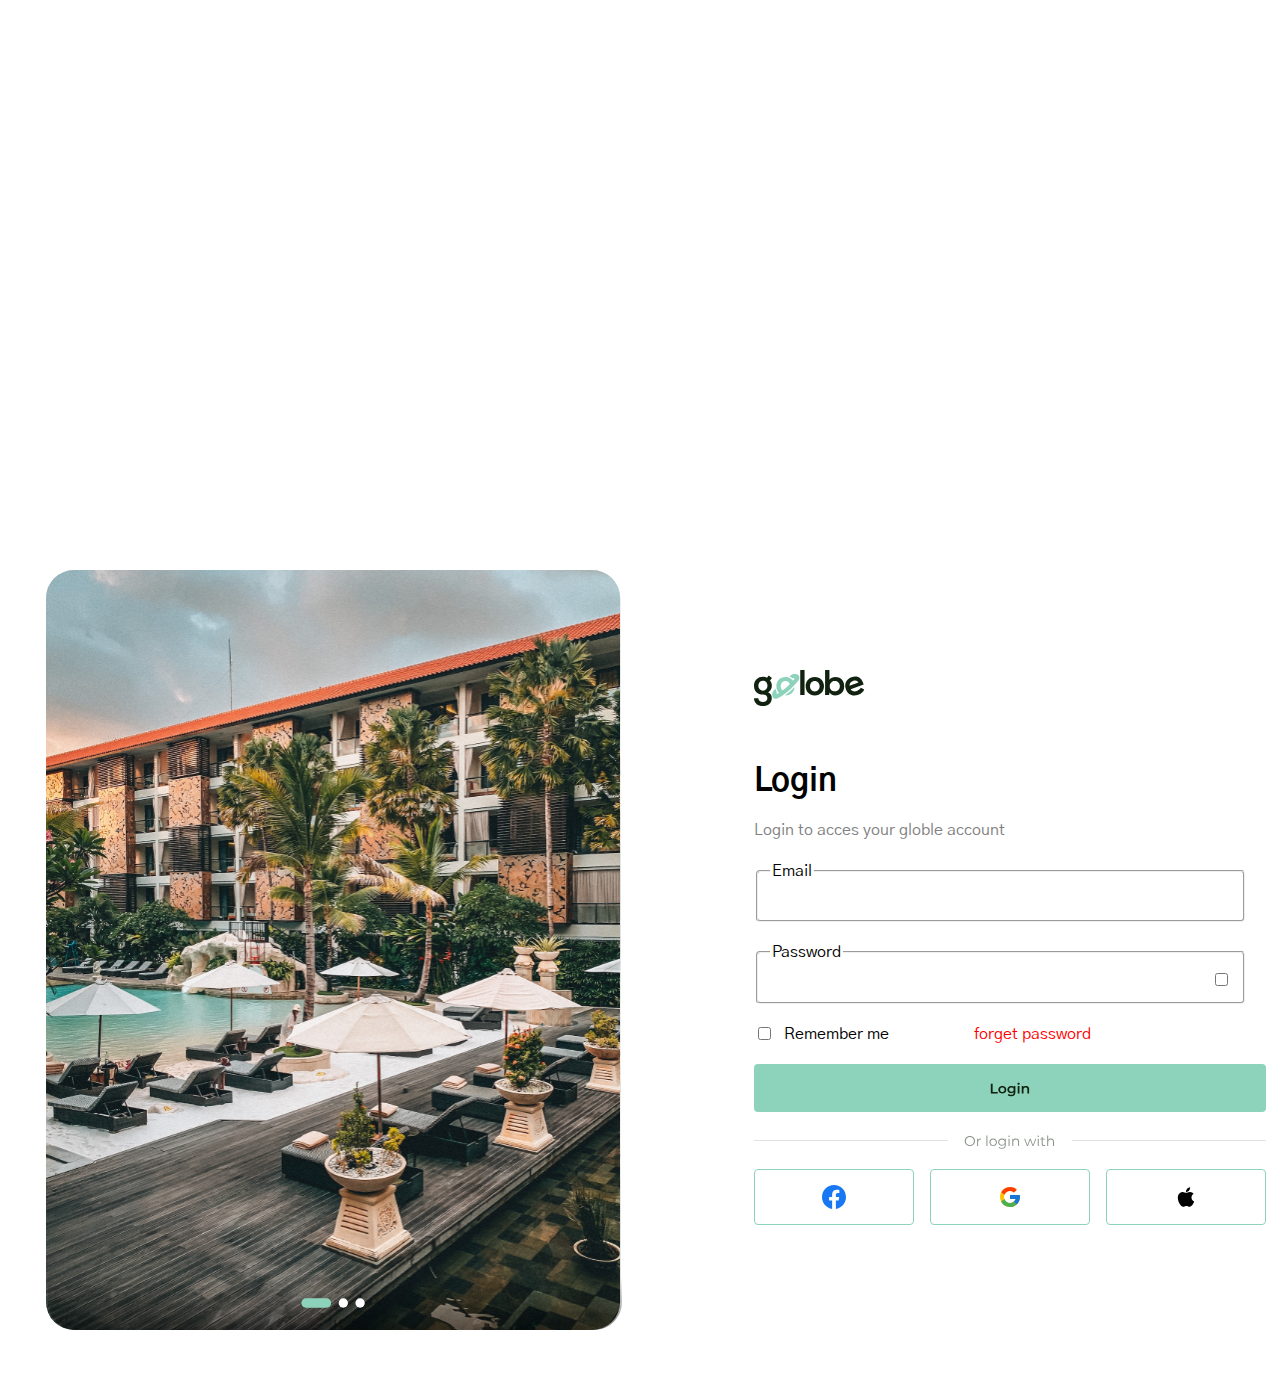
<file: login.html>
<!DOCTYPE html>
<html lang="en">
<head>
    <meta charset="UTF-8">
    <meta name="viewport" content="width=device-width, initial-scale=1.0">
    <title>Login</title>
    <link href="login.css" rel="stylesheet">
    <link rel="preconnect" href="https://fonts.googleapis.com">
    <link rel="preconnect" href="https://fonts.gstatic.com" crossorigin>
    <link href="https://fonts.googleapis.com/css2?family=Gothic+A1&display=swap" rel="stylesheet">
</head>
<body>
    
   <div class="website">
    <div class="part2"> 
        <img src="login/Group 4.svg" id="img1">
        <img src="login/Group 5.svg" id="img1">
    </div>

    <div class="part1">
        <div class="box"> 
            <img src="login/Logo.svg">
        </div>
        <div class="part1-container">
            <div class="box1"> 
                <div class="title">Login</div>
                <div class="subtitle">Login to acces your globle account</div>
            </div>
            <div class="box2">
                <fieldset class="fieldset"> 
                    <legend>Email</legend>
                    <input type="Email" class="input">
                </fieldset> 
    
                <fieldset class="fieldset2"> 
                    <legend>Password</legend>
                    <input type="password" class="input" id="password">
                    <input type="checkbox" id="checkbox">
                </fieldset> 
    
                <div class="box3"> 
                  <div class="minibox1">
                    <input type="checkbox">
                    <div>Remember me</div>
                  </div>
                  <div class="forget">forget password</div>
                </div>
            </div>
    
            <div class="box4"> 
                <img src="login/Button.svg">
            </div>
            <div class="or"> 
                <img src="login/Frame 262.svg">
            </div>
            <div class="footer"> 
                <img src="login/Frame 228.svg">
            </div>
        </div>
   </div>
   


<script src="login.js"></script>
</body>
</html>
</file>
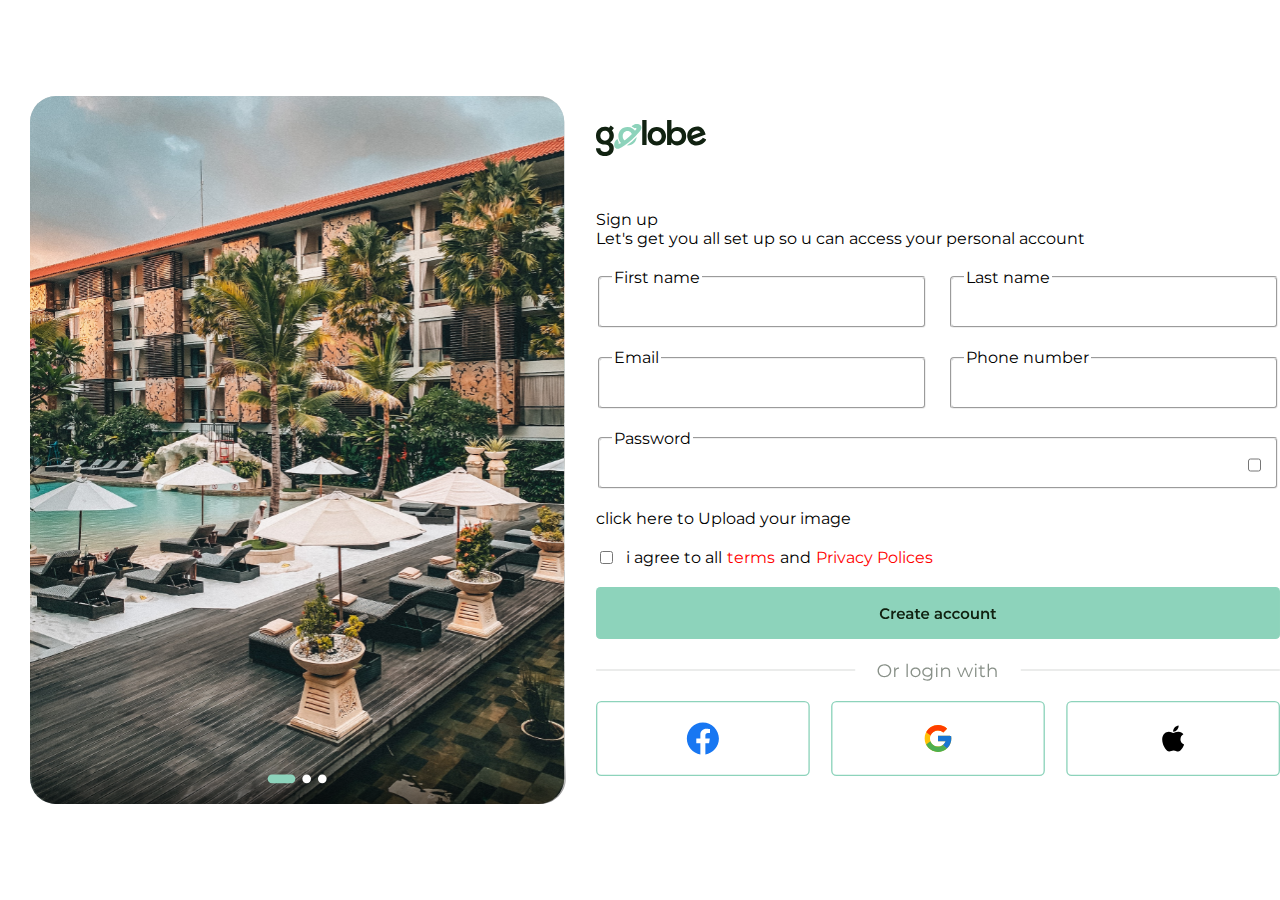
<file: signup.html>
<!DOCTYPE html>
<html lang="en">
<head>
    <meta charset="UTF-8">
    <meta name="viewport" content="width=device-width, initial-scale=1.0">
    <title>SignUp</title>
    <link href="signup.css" rel="stylesheet">
    <link rel="preconnect" href="https://fonts.googleapis.com">
    <link rel="preconnect" href="https://fonts.gstatic.com" crossorigin>
    <link href="https://fonts.googleapis.com/css2?family=Montserrat:ital,wght@0,100..900;1,100..900&display=swap" rel="stylesheet">
</head>
<body>
    <div class="website"> 
        <div class="part2"> 
            <img src="login/Group 4.svg" id="img1">
            <img src="login/Group 5.svg" id="img1">
        </div>

        <div class="part1" id="form">
            <div class="box"> 
                <img src="login/Logo.svg">
            </div>
            <div class="part1-container">
                <div class="box1"> 
                    <div class="title">Sign up</div>
                    <div class="subtitle">Let's get you all set up so u can access your personal account</div>
                </div>
                <div class="box2">
                    <fieldset class="fieldset"> 
                        <legend>First name</legend>
                        <input type="text" class="input" id="firstName">
                    </fieldset> 
    
                    <fieldset class="fieldset2"> 
                        <legend>Last name</legend>
                        <input type="text" class="input" id="lastName">
                    </fieldset> 
                </div>

                <div class="box3">
                    <fieldset class="fieldset"> 
                        <legend>Email</legend>
                        <input type="email" class="input" id="email">
                    </fieldset> 
    
                    <fieldset class="fieldset2"> 
                        <legend>Phone number</legend>
                        <input type="number" class="input" id="phoneNumber">
                    </fieldset> 
                </div> 

                <div class="box5"> 
                    <fieldset class="fieldset3"> 
                        <legend>Password</legend>
                        <input type="password" class="input" id="password">
                        <input type="checkbox" id="checkbox">
                    </fieldset>  
                    <label for="get-image">click here to Upload your image</label>
                    <input type="file" accept="image/jpg, image/png, image/jpeg, image/svg" id="get-image">
                    <div class="box6">
                        <input type="checkbox">
                        <div class="minibox">
                            <div>i agree to all</div>
                            <a class="red">terms</a>
                            <div>and</div>
                            <a class="red">Privacy Polices</a>
                        </div>
                    </div>
                </div>
    
                <div class="box4"> 
                    <img src="login/signup.svg" id="submit">
                </div>
                <div class="or"> 
                    <img src="login/Frame 262.svg">
                </div>
                <div class="footer"> 
                    <img src="login/Frame 228.svg">
                </div>
            </div>
        </div>

    </div>
    <script src="signup.js"></script>
</body>
</html>
</file>
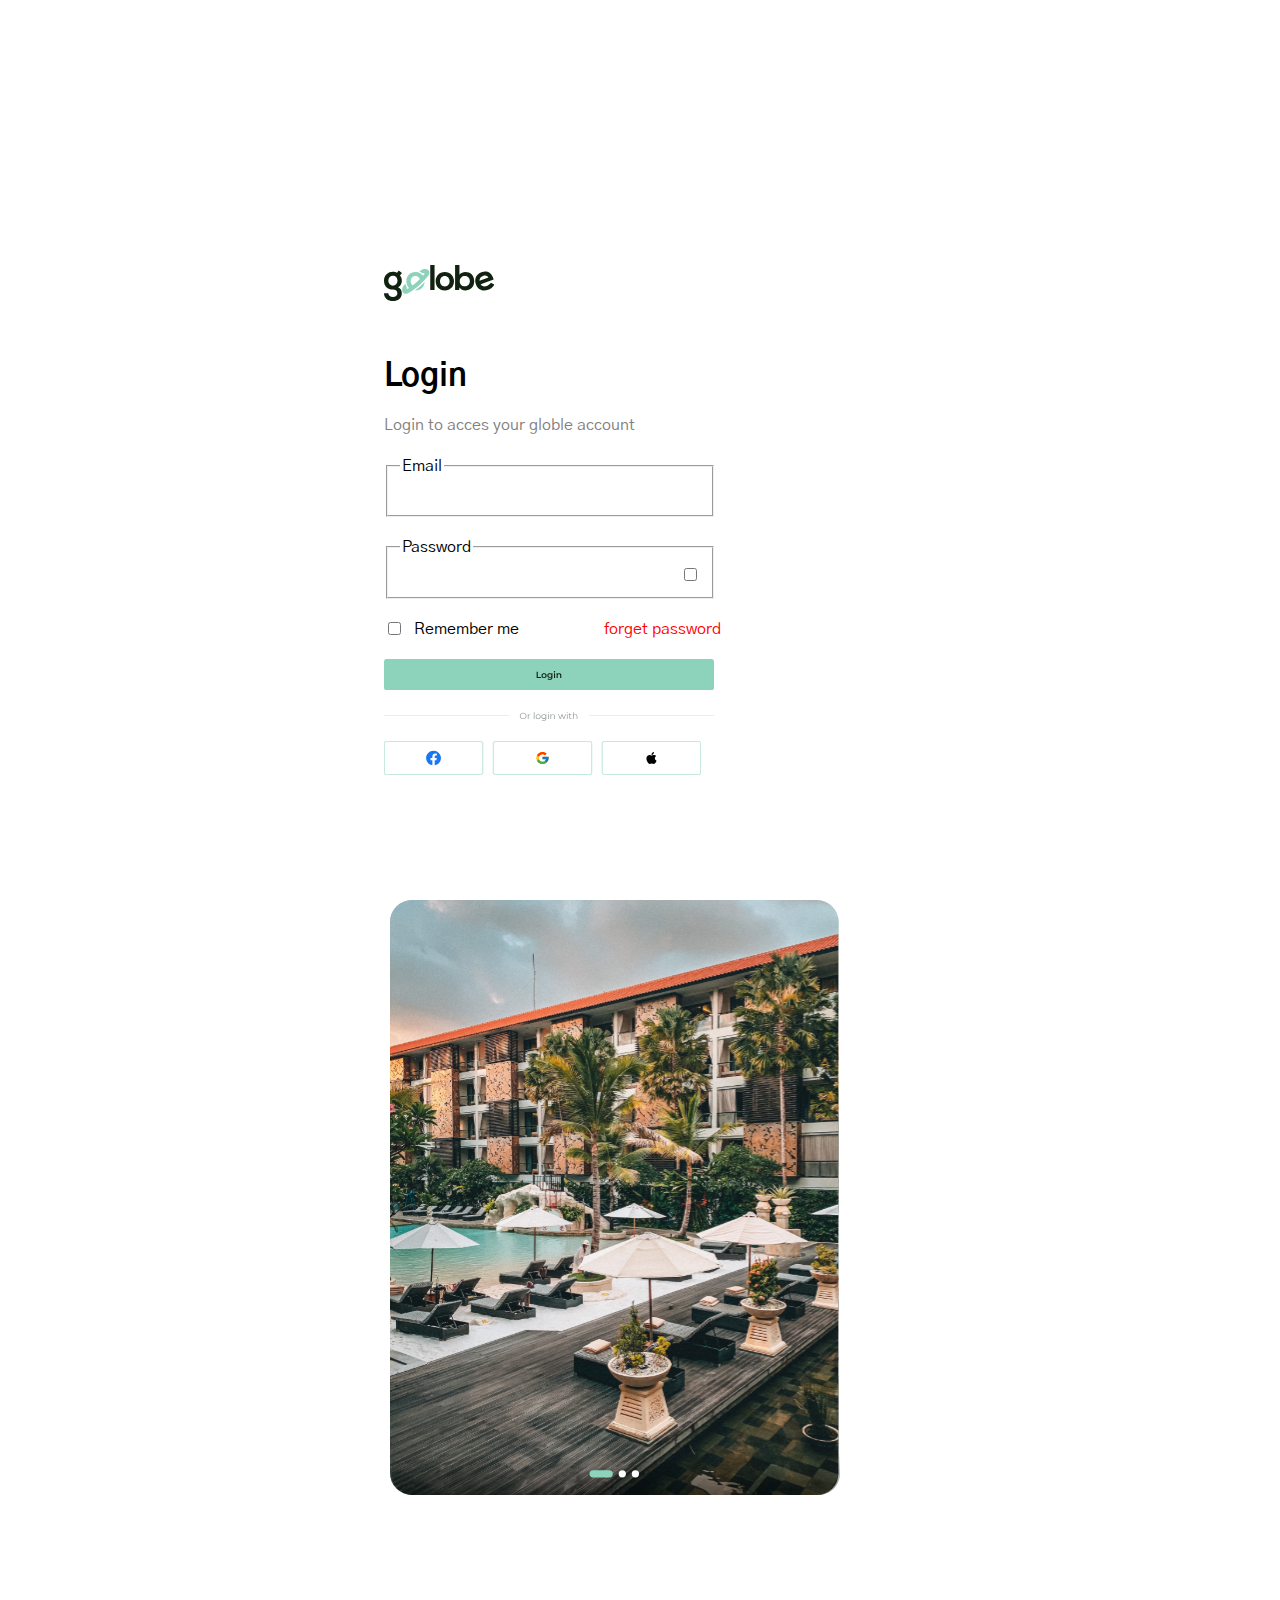
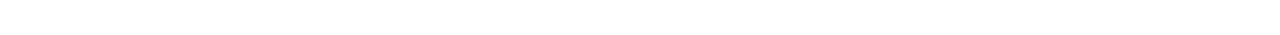
<file: docs/login.html>
<!DOCTYPE html>
<html lang="en">
<head>
    <meta charset="UTF-8">
    <meta name="viewport" content="width=device-width, initial-scale=1.0">
    <title>Login</title>
    <link href="login.css" rel="stylesheet">
    <link rel="preconnect" href="https://fonts.googleapis.com">
<link rel="preconnect" href="https://fonts.gstatic.com" crossorigin>
<link href="https://fonts.googleapis.com/css2?family=Gothic+A1&display=swap" rel="stylesheet">
</head>
<body>
    
   <div class="website">
    <div class="part1">
        <div class="box"> 
            <img src="/login/Logo.svg">
        </div>
        <div class="part1-container">
            <div class="box1"> 
                <div class="title">Login</div>
                <div class="subtitle">Login to acces your globle account</div>
            </div>
            <div class="box2">
                <fieldset class="fieldset"> 
                    <legend>Email</legend>
                    <input type="Email" class="input">
                </fieldset> 

                <fieldset class="fieldset2"> 
                    <legend>Password</legend>
                    <input type="password" class="input" id="password">
                    <input type="checkbox" id="checkbox">
                </fieldset> 

                <div class="box3"> 
                  <div class="minibox1">
                    <input type="checkbox">
                    <div>Remember me</div>
                  </div>
                  <div class="forget">forget password</div>
                </div>
            </div>

            <div class="box4"> 
                <img src="/login/Button.svg">
            </div>
            <div class="or"> 
                <img src="/login/Frame 262.svg">
            </div>
            <div class="footer"> 
                <img src="/login/Frame 228.svg">
            </div>
        </div>
    </div>
    <div class="part2"> 
        <img src="/login/Group 4.svg" id="img1">
        <img src="/login/Group 5.svg" id="img1">
    </div>
   </div>

<script src="login.js"></script>
</body>
</html>
</file>
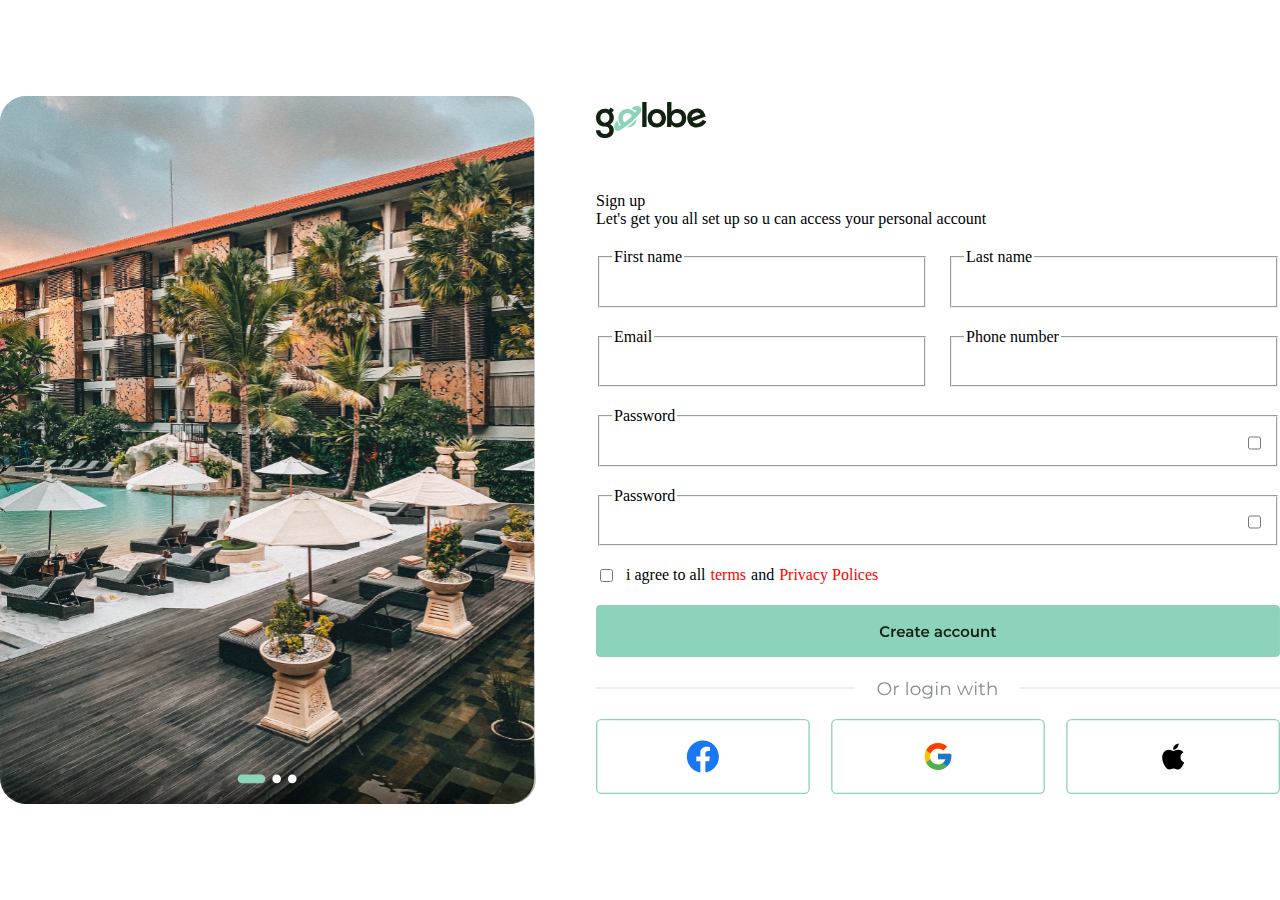
<file: docs/signup.html>
<!DOCTYPE html>
<html lang="en">
<head>
    <meta charset="UTF-8">
    <meta name="viewport" content="width=device-width, initial-scale=1.0">
    <title>SignUp</title>
    <link href="signup.css" rel="stylesheet">
</head>
<body>
    <div class="website"> 
        <div class="part2"> 
            <img src="/login/Group 4.svg" id="img1">
            <img src="/login/Group 5.svg" id="img1">
        </div>

        <div class="part1">
            <div class="box"> 
                <img src="/login/Logo.svg">
            </div>
            <div class="part1-container">
                <div class="box1"> 
                    <div class="title">Sign up</div>
                    <div class="subtitle">Let's get you all set up so u can access your personal account</div>
                </div>
                <div class="box2">
                    <fieldset class="fieldset"> 
                        <legend>First name</legend>
                        <input type="text" class="input">
                    </fieldset> 
    
                    <fieldset class="fieldset2"> 
                        <legend>Last name</legend>
                        <input type="text" class="input">
                    </fieldset> 
                </div>

                <div class="box3">
                    <fieldset class="fieldset"> 
                        <legend>Email</legend>
                        <input type="email" class="input">
                    </fieldset> 
    
                    <fieldset class="fieldset2"> 
                        <legend>Phone number</legend>
                        <input type="number" class="input">
                    </fieldset> 
                </div> 

                <div class="box5"> 
                    <fieldset class="fieldset3"> 
                        <legend>Password</legend>
                        <input type="password" class="input" id="password">
                        <input type="checkbox" id="checkbox">
                    </fieldset>  
                    <fieldset class="fieldset3"> 
                        <legend>Password</legend>
                        <input type="password" class="input" id="password">
                        <input type="checkbox" id="checkbox">
                    </fieldset>  
                    <div class="box6">
                        <input type="checkbox">
                        <div class="minibox">
                            <div>i agree to all</div>
                            <a class="red">terms</a>
                            <div>and</div>
                            <a class="red">Privacy Polices</a>
                        </div>
                    </div>
                </div>
    
                <div class="box4"> 
                    <img src="/login/signup.svg">
                </div>
                <div class="or"> 
                    <img src="/login/Frame 262.svg">
                </div>
                <div class="footer"> 
                    <img src="/login/Frame 228.svg">
                </div>
            </div>
        </div>

    </div>
    <script src="signup.js"></script>
</body>
</html>
</file>
<file: login.css>
html,body,.website{ 
    height: 100%;
    padding: 0;
    margin: 0;
}
.website{ 
    display: flex; 
    justify-content: center;
    align-items: center;
    gap: 100px;
    font-family: "Gothic A1", sans-serif;
    padding-top: 500px;
   
}
.title{ 
    font-size: xx-large;
    font-weight: bold;
    font-family: "Gothic A1", sans-serif;
}
.subtitle{ 
font-family: Montserrat;
font-size: 16px;
font-weight: 400;
line-height: 19.5px;
color: gray;
font-family: "Gothic A1", sans-serif;

}
.box1{ 
    display: flex;
    flex-direction: column;
    align-items: start;
    justify-content: start;
    gap: 20px;
    width: 100%;
}
.part1{ 
    display: flex;
    flex-direction: column;
    gap: 50px;
    width: auto;
    height: auto;
    max-width: 50%;
    max-height: 90%;
    
}
.input{ 
    border: none;
    outline: none;
    width: 100%;
    font-size: larger;
}
.fieldset{ 
    width: 90%;
    border-radius: 4px
    
}
legend{ 
    font-size: medium;
}
.box2{ 
    display: flex;
    flex-direction: column;
    align-items: start;
    justify-content: start;
    gap: 20px;
    width: 100%;
}
.part1-container{ 
    display: flex;
    flex-direction: column;
    gap: 20px;
    width: 100%;
}
.fieldset2{ 
    width: 90%;
    display: flex;
    align-items: center;
    border-radius: 4px;
}
.box3{ 
    display: flex;
    align-items: center;
    gap: 85px;
    width: 100%;
}
.minibox1{ 
    display: flex;
    align-items: center;
    justify-content: center;
    gap: 10px;
    font-family: "Gothic A1", sans-serif;
}
.forget{
     color: red;
     font-family: "Gothic A1", sans-serif;
}
.box4{ 
    display: flex;
    align-items: center; 
    justify-content: start;
    width: 100%;
}
.box4 img{ 
    cursor: pointer;
   width: 100%;
}
.or{ 
    display: flex;
    align-items: center;
    justify-content: start;
    width: 100%;
}
.or img{ 
    width: 100%;
}
.footer{ 
width: 100%;
}
.footer img{ 
    width: 100%;
} 
.part2 img{ 
    width: auto;
    height: auto;
    max-width: 90%;
    max-height: 90%;
}
.part2{ 
    display: flex;
    align-items: center;
    justify-content: center;
    width: 50%;
}
@media screen and (max-width:768px) {
    .website{
        flex-direction: column;
    }
    .part1-container{ 
        width: 100%;
    }
}

@media screen and (max-width:580px) {

    .box3{ 
        flex-direction: column;
        justify-content: center;
        gap: 0px;
    }
}
</file>
<file: signup.css>
html,body,.website{ 
    height: 100%;
    padding: 0;
    margin: 0;
}

.website{ 
    display: flex;
    align-items: center;
    justify-content: center;
    font-family: "Montserrat", sans-serif;
}


.part2 img{ 
    width: auto;
    height: auto;
    max-width: 90%;
    max-height: 90%;
}
.part1{ 
    display: flex;
    flex-direction: column;
    gap: 50px;
    width: auto;
    height: auto;
    max-width: 90%;
    max-height: 90%;
}

.input{ 
    border: none;
    outline: none;
    width: 100%;
    font-size: larger;
}
.fieldset{ 
    width: 300px;
    border-radius: 4px;
}
legend{ 
    font-size: medium;
}
.box2{ 
    display: flex;
    
    align-items: start;
    justify-content: start;
    gap: 20px;
}
.part1-container{ 
    display: flex;
    flex-direction: column;
    gap: 20px;
}
.fieldset2{ 
    width: 300px;
    display: flex;
    align-items: center;
    border-radius: 4px;
}
.box3{ 
    display: flex;
    align-items: start;
    justify-content: start;
    gap: 20px;
}
.minibox1{ 
    display: flex;
    align-items: center;
    justify-content: center;
    gap: 10px;
    font-family: "Gothic A1", sans-serif;
}
.forget{
     color: red;
     font-family: "Gothic A1", sans-serif;
}
.box4{ 
    display: flex;
    align-items: center; 
    justify-content: start;
    width: 100%;
}
.box4 img{ 
    cursor: pointer;
   width: 100%;
}
.or{ 
    display: flex;
    align-items: center;
    justify-content: start;
    width: 100%;
}
.or img{ 
    width: 100%;
}
.footer{ 
width: 100%;
}
.footer img{ 
    width: 100%;
} 
.box5{ 
    display: flex;
    flex-direction: column;
    gap: 20px;
}
.fieldset3{ 
    display: flex;
    border-radius: 4px;
}
.box6{ 
    display: flex;
    gap: 10px;
}.minibox{ 
    display: flex;
    gap: 5px;
}
.red{ 
    color: red;
}
.part2{ 
    display: flex;
    align-items: center;
    justify-content: center;
}
#get-image{ 
    display: none;
}
@media screen and (max-width:1110px) {
    .website{
        flex-direction: column;
        padding-top: 400px;
    }
}
</file>
<file: docs/login.css>
html,body,.website{ 
    height: 100%;
    padding: 0;
    margin: 0;
}
.website{ 
    display: flex; 
    justify-content: center;
    align-items: center;
    gap: 120px;
    font-family: "Gothic A1", sans-serif;
    padding-top: 500px;
}
.title{ 
    font-size: xx-large;
    font-weight: bold;
    font-family: "Gothic A1", sans-serif;
}
.subtitle{ 
font-family: Montserrat;
font-size: 16px;
font-weight: 400;
line-height: 19.5px;
color: gray;
font-family: "Gothic A1", sans-serif;

}
.box1{ 
    display: flex;
    flex-direction: column;
    align-items: start;
    justify-content: start;
    gap: 20px;
}
.part1{ 
    display: flex;
    flex-direction: column;
    gap: 50px;
    width: auto;
    height: auto;
    max-width: 90%;
    max-height: 90%;
}
.input{ 
    border: none;
    outline: none;
    width: 100%;
    font-size: larger;
}
.fieldset{ 
    width: 300px;
}
legend{ 
    font-size: medium;
}
.box2{ 
    display: flex;
    flex-direction: column;
    align-items: start;
    justify-content: start;
    gap: 20px;
}
.part1-container{ 
    display: flex;
    flex-direction: column;
    gap: 20px;
}
.fieldset2{ 
    width: 300px;
    display: flex;
    align-items: center;
}
.box3{ 
    display: flex;
    align-items: center;
    gap: 85px;
}
.minibox1{ 
    display: flex;
    align-items: center;
    justify-content: center;
    gap: 10px;
    font-family: "Gothic A1", sans-serif;
}
.forget{
     color: red;
     font-family: "Gothic A1", sans-serif;
}
.box4{ 
    display: flex;
    align-items: center; 
    justify-content: start;
    width: 62%;
}
.box4 img{ 
    cursor: pointer;
   width: 330px;
}
.or{ 
    display: flex;
    align-items: center;
    justify-content: start;
    width: 330px;
}
.or img{ 
    width: 100%;
}
.footer{ 
width: 62%;
}
.footer img{ 
    width: 100%;
} 
.part2 img{ 
    width: auto;
    height: auto;
    max-width: 90%;
    max-height: 90%;
}


@media screen and (max-width:1570px) {
    .website{
        flex-direction: column;
    }
}
</file>
<file: docs/signup.css>
html,body,.website{ 
    height: 100%;
    padding: 0;
    margin: 0;
}

.website{ 
    display: flex;
    align-items: center;
    justify-content: center;
}


.part2 img{ 
    width: auto;
    height: auto;
    max-width: 90%;
    max-height: 90%;
}
.part1{ 
    display: flex;
    flex-direction: column;
    gap: 50px;
    width: auto;
    height: auto;
    max-width: 90%;
    max-height: 90%;
}

.input{ 
    border: none;
    outline: none;
    width: 100%;
    font-size: larger;
}
.fieldset{ 
    width: 300px;
}
legend{ 
    font-size: medium;
}
.box2{ 
    display: flex;
    
    align-items: start;
    justify-content: start;
    gap: 20px;
}
.part1-container{ 
    display: flex;
    flex-direction: column;
    gap: 20px;
}
.fieldset2{ 
    width: 300px;
    display: flex;
    align-items: center;
}
.box3{ 
    display: flex;
    align-items: start;
    justify-content: start;
    gap: 20px;
}
.minibox1{ 
    display: flex;
    align-items: center;
    justify-content: center;
    gap: 10px;
    font-family: "Gothic A1", sans-serif;
}
.forget{
     color: red;
     font-family: "Gothic A1", sans-serif;
}
.box4{ 
    display: flex;
    align-items: center; 
    justify-content: start;
    width: 100%;
}
.box4 img{ 
    cursor: pointer;
   width: 100%;
}
.or{ 
    display: flex;
    align-items: center;
    justify-content: start;
    width: 100%;
}
.or img{ 
    width: 100%;
}
.footer{ 
width: 100%;
}
.footer img{ 
    width: 100%;
} 
.box5{ 
    display: flex;
    flex-direction: column;
    gap: 20px;
}
.fieldset3{ 
    display: flex;
}
.box6{ 
    display: flex;
    gap: 10px;
}.minibox{ 
    display: flex;
    gap: 5px;
}
.red{ 
    color: red;
}

@media screen and (max-width:1110px) {
    .website{
        flex-direction: column;
    }
}
</file>
